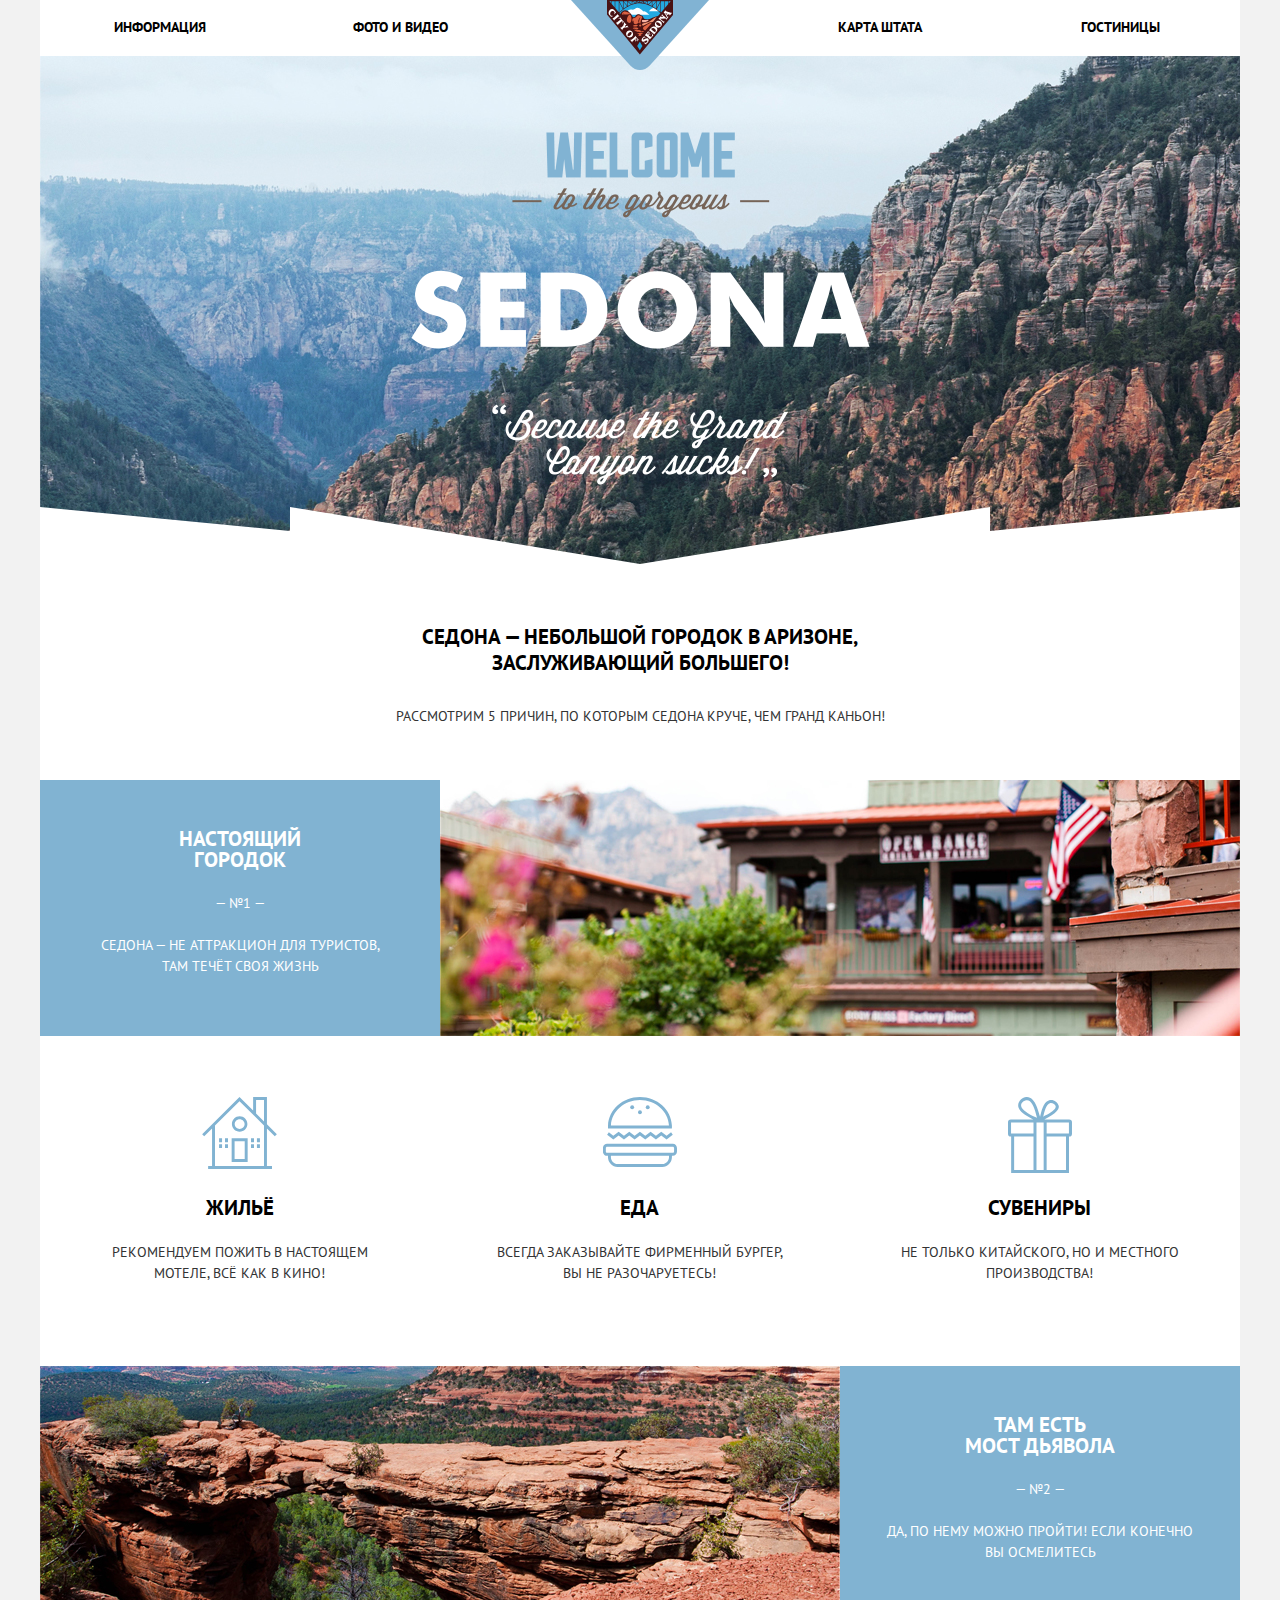
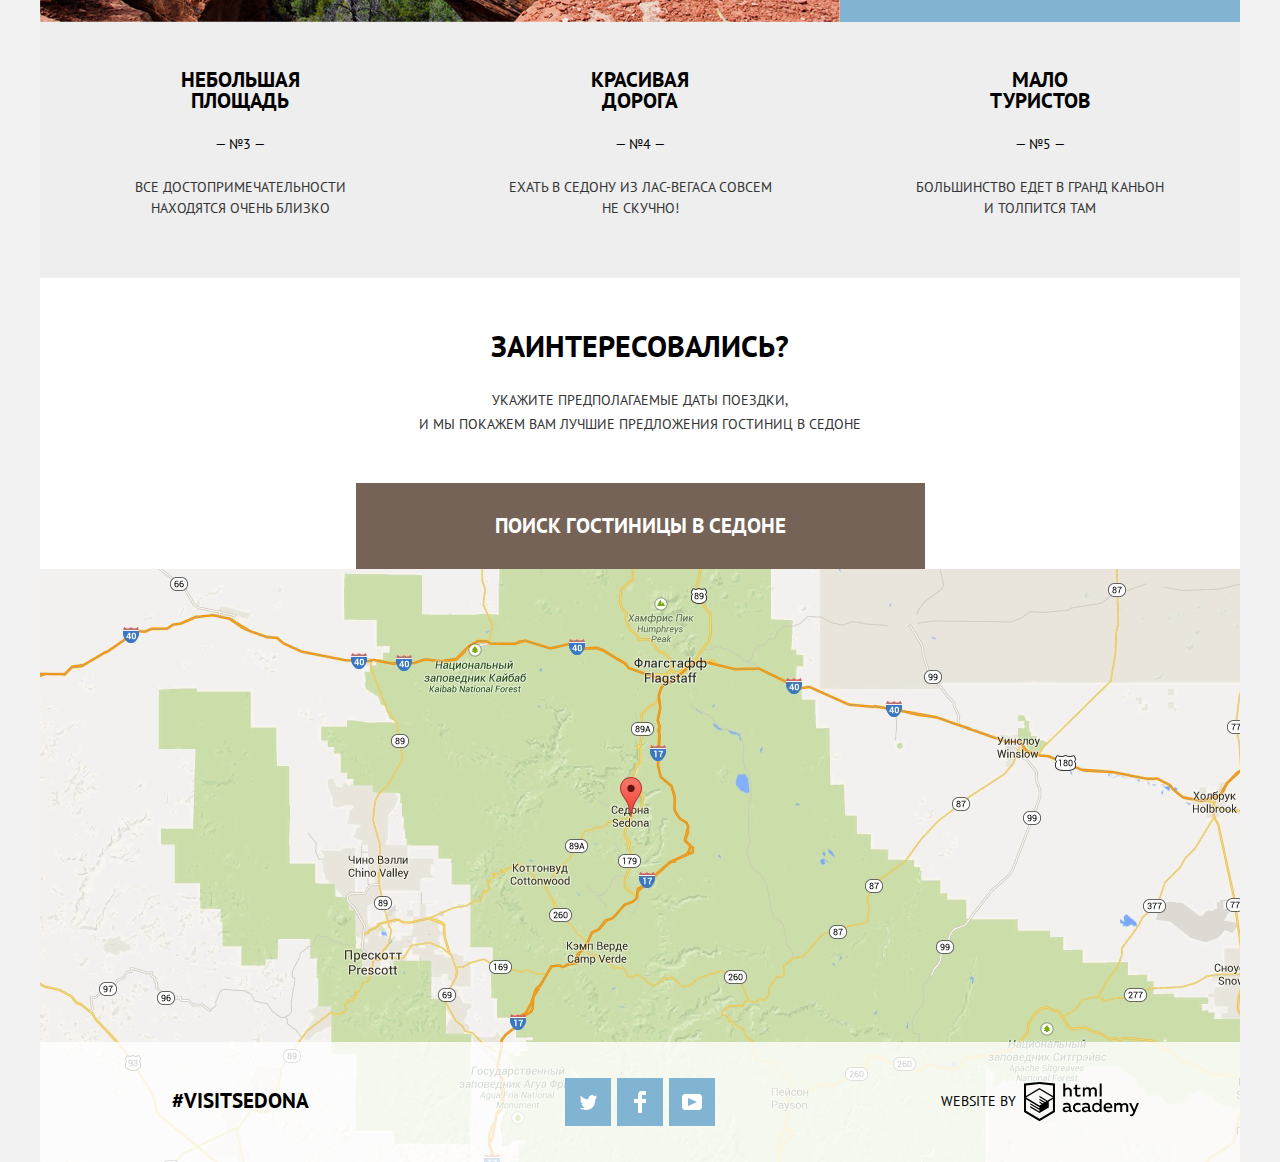
<file: index.html>
<!DOCTYPE html>
<html lang="ru">

<head>
  <meta charset="utf-8">
  <title>HTML Academy: Седона</title>
  <link href="https://fonts.googleapis.com/css?family=PT+Sans:400,700&display=swap" rel="stylesheet">
  <link rel="stylesheet" href="css/normalize.min.css">
  <link rel="stylesheet" href="css/style.min.css">
</head>

<body>
  <div class="container">
    <header class="header">
      <a class="main-link"><img class="logo-image" src="img/logo-sedona.svg" width="138" height="70" alt="Логотип Sedona"></a>
      <nav class="navigation" aria-label="Навигация по сайту">
        <ul class="nav-list">
          <li class="nav-item"><a class="nav-link" href="">Информация</a></li>
          <li class="nav-item"><a class="nav-link" href="">Фото и видео</a></li>
          <li class="nav-item"><a class="nav-link" href="">Карта штата</a></li>
          <li class="nav-item"><a class="nav-link" href="hotels.html">Гостиницы</a></li>
        </ul>
      </nav>
    </header>

    <main>
      <div class="welcome">
        <img class="welcome-image" src="img/welcome.png" width="459" height="353" alt="Добро пожаловать в Седону">
      </div>
      <section class="reasons">
        <h2 class="main-title">Седона — небольшой городок в Аризоне, заслуживающий большего!</h2>
        <p class="main-desc">Рассмотрим 5 причин, по которым Седона круче, чем гранд каньон!</p>
        <ol class="reasons-list">
          <li class="reason-item">
            <div class="reason-text">
              <h3 class="reason-title">Настоящий городок</h3>
              <p class="reason-desc">Седона — не аттракцион для туристов, там&nbsp;течёт своя жизнь</p>
            </div>
            <img class="reason-image" src="img/reason-image-1.jpg" width="800" height="256" alt="Фото города">
            <ul class="advantages-list">
              <li class="advantages-item advantages-item-1">
                <h3 class="advantage-title">Жильё</h3>
                <p class="advantage-desc">Рекомендуем пожить в настоящем мотеле,&nbsp;всё как в кино!</p>
              </li>
              <li class="advantages-item advantages-item-2">
                <h3 class="advantage-title">Еда</h3>
                <p class="advantage-desc">Всегда заказывайте фирменный бургер, вы&nbsp;не разочаруетесь!</p>
              </li>
              <li class="advantages-item advantages-item-3">
                <h3 class="advantage-title">Сувениры</h3>
                <p class="advantage-desc">Не только китайского, но и местного производства!</p>
              </li>
            </ul>
          </li>
          <li class="reason-item">
            <img class="reason-image" src="img/reason-image-2.jpg" width="800" height="256" alt="Фото моста дьявола">
            <div class="reason-text">
              <h3 class="reason-title">Там есть<br> мост дьявола</h3>
              <p class="reason-desc">Да, по нему можно пройти! Если конечно вы&nbsp;осмелитесь</p>
            </div>
          </li>
          <li class="reason-item reason-item-bottom">
            <h3 class="reason-title">Небольшая площадь</h3>
            <p class="reason-desc">Все достопримечательности находятся&nbsp;очень близко</p>
          </li>
          <li class="reason-item reason-item-bottom">
            <h3 class="reason-title">Красивая дорога</h3>
            <p class="reason-desc">Ехать в Седону из Лас-Вегаса совсем не&nbsp;скучно!</p>
          </li>
          <li class="reason-item reason-item-bottom">
            <h3 class="reason-title">Мало туристов</h3>
            <p class="reason-desc">Большинство едет в Гранд Каньон и&nbsp;толпится там</p>
          </li>
        </ol>
      </section>
      <section class="interesting">
       <h2 class="visually-hidden">Вызов формы поиска отелей</h2>
        <b class="interest-title">Заинтересовались?</b>
        <p class="interest-desc">Укажите предполагаемые даты поездки,<br> и мы покажем вам лучшие предложения гостиниц в седоне</p>
        <button class="interest-btn" type="button">Поиск гостиницы в седоне</button>
      </section>
      <section class="map">
       <h2 class="visually-hidden">Карта с формой поиска</h2>
        <form class="search-form" action="https://echo.htmlacademy.ru" method="post">
          <div class="date">
            <label class="lab-date" for="check-in">Дата заезда:</label>
            <input class="in-checkin" id="check-in" type="text" name="check-in" value="24 апреля 2017">
            <button class="calendar-btn" type="button"><svg class="calendar-image" xmlns="http://www.w3.org/2000/svg" width="21" height="22" viewBox="0 0 21 22"><path d="M19.251 2.025h-2.845V.648c0-.381-.294-.689-.656-.689-.363 0-.656.308-.656.689v1.377h-3.938V.648c0-.381-.294-.689-.655-.689-.363 0-.657.308-.657.689v1.377H5.906V.648c0-.381-.294-.689-.656-.689-.363 0-.657.308-.657.689v1.377H1.75C.784 2.025 0 2.847 0 3.862v16.302C0 21.179.784 22 1.75 22h17.501c.966 0 1.749-.821 1.749-1.836V3.862c0-1.015-.783-1.837-1.749-1.837zm.437 18.139a.448.448 0 0 1-.437.459H1.75a.45.45 0 0 1-.438-.459V3.862a.45.45 0 0 1 .438-.459h2.844v1.378c0 .381.294.689.657.689.362 0 .656-.308.656-.689V3.403h3.938v1.378c0 .381.294.689.657.689.361 0 .655-.308.655-.689V3.403h3.938v1.378c0 .381.293.689.656.689.362 0 .656-.308.656-.689V3.403h2.845c.241 0 .437.206.437.459v16.302z"/><path d="M4.594 8.225h2.625v2.066H4.594zM4.594 11.668h2.625v2.067H4.594zM4.594 15.112h2.625v2.066H4.594zM9.188 15.112h2.625v2.066H9.188zM9.188 11.668h2.625v2.067H9.188zM9.188 8.225h2.625v2.066H9.188zM13.781 15.112h2.625v2.066h-2.625zM13.781 11.668h2.625v2.067h-2.625zM13.781 8.225h2.625v2.066h-2.625z"/></svg></button>
          </div>
          <div class="date">
            <label class="lab-date" for="check-out">Дата заезда:</label>
            <input class="in-checkout" id="check-out" type="text" name="check-out" value="4 июля 2017">
            <button class="calendar-btn" type="button"><svg class="calendar-image" xmlns="http://www.w3.org/2000/svg" width="21" height="22" viewBox="0 0 21 22"><path d="M19.251 2.025h-2.845V.648c0-.381-.294-.689-.656-.689-.363 0-.656.308-.656.689v1.377h-3.938V.648c0-.381-.294-.689-.655-.689-.363 0-.657.308-.657.689v1.377H5.906V.648c0-.381-.294-.689-.656-.689-.363 0-.657.308-.657.689v1.377H1.75C.784 2.025 0 2.847 0 3.862v16.302C0 21.179.784 22 1.75 22h17.501c.966 0 1.749-.821 1.749-1.836V3.862c0-1.015-.783-1.837-1.749-1.837zm.437 18.139a.448.448 0 0 1-.437.459H1.75a.45.45 0 0 1-.438-.459V3.862a.45.45 0 0 1 .438-.459h2.844v1.378c0 .381.294.689.657.689.362 0 .656-.308.656-.689V3.403h3.938v1.378c0 .381.294.689.657.689.361 0 .655-.308.655-.689V3.403h3.938v1.378c0 .381.293.689.656.689.362 0 .656-.308.656-.689V3.403h2.845c.241 0 .437.206.437.459v16.302z"/><path d="M4.594 8.225h2.625v2.066H4.594zM4.594 11.668h2.625v2.067H4.594zM4.594 15.112h2.625v2.066H4.594zM9.188 15.112h2.625v2.066H9.188zM9.188 11.668h2.625v2.067H9.188zM9.188 8.225h2.625v2.066H9.188zM13.781 15.112h2.625v2.066h-2.625zM13.781 11.668h2.625v2.067h-2.625zM13.781 8.225h2.625v2.066h-2.625z"/></svg></button>
          </div>
          <div class="visiters-count">
            <label class="lab-adult" for="adult-count">Взрослые:</label>
            <button type="button" class="btn btn-minus">минус</button>
            <input class="in-adult" id="adult-count" type="text" name="adult-count" value="2">
            <button type="button" class="btn btn-plus">плюс</button>
            <label class="lab-child" for="child-count">Дети:</label>
            <button type="button" class="btn btn-minus">минус</button>
            <input class="in-child" id="child-count" type="text" name="child-count" value="0">
            <button type="button" class="btn btn-plus">плюс</button>
          </div>
          <button class="search-btn" type="submit">Найти</button>
        </form>
      </section>
    </main>

    <footer class="footer footer-index">
      <span class="hashtag">#VisitSedona</span>
      <ul class="social-list">
        <li class="social-item"><a class="social-btn" href="#"><img class="social-image" src="img/twitter.svg" alt="Твитер" width="17" height="15"></a></li>
        <li class="social-item"><a class="social-btn" href="#"><img class="social-image" src="img/fb-icon.svg" alt="Фэйсбук" width="12" height="22"></a></li>
        <li class="social-item"><a class="social-btn" href="#"><img class="social-image" src="img/youtube.svg" alt="Ютуб" width="20" height="16"></a></li>
      </ul>
      <div class="academy-wrap">
      <span class="websiteby">Website by</span>
        <a class="academy-btn" href="https://htmlacademy.ru/intensive/htmlcss"><svg id="Layer_1" data-name="Layer 1" xmlns="http://www.w3.org/2000/svg" viewBox="0 0 108.08 36.85"><title>logo-htmlacademy-small1</title><path d="M44.61,26.88a2,2,0,0,0,.55-0.1v1.33a3.25,3.25,0,0,1-1.18.21,1.67,1.67,0,0,1-1.67-1,4.84,4.84,0,0,1-3.14,1.08c-1.51,0-2.91-.83-2.91-2.55,0-2.13,2-2.79,3.71-2.79a11.08,11.08,0,0,1,2.17.25v-0.3c0-1-.76-1.77-2.19-1.77a7.42,7.42,0,0,0-3,.64v-1.7a10.21,10.21,0,0,1,3.19-.55c2.36,0,3.81,1.12,3.81,3.65v3a0.54,0.54,0,0,0,.49.59h0.17Zm-6.44-1.13A1.35,1.35,0,0,0,39.63,27h0.11a3.39,3.39,0,0,0,2.41-1V24.58a9.72,9.72,0,0,0-1.81-.21c-1,0-2.16.33-2.16,1.38h0Zm12.36-6.11a5,5,0,0,1,2.57.64V22a4.08,4.08,0,0,0-2.3-.7,2.75,2.75,0,1,0,0,5.49,5,5,0,0,0,2.43-.64v1.71a6.27,6.27,0,0,1-2.76.57A4.21,4.21,0,0,1,46,24.51q0-.21,0-0.41a4.32,4.32,0,0,1,4.18-4.46h0.38Zm12.17,7.24a2,2,0,0,0,.55-0.1v1.33a3.25,3.25,0,0,1-1.18.21,1.67,1.67,0,0,1-1.67-1,4.84,4.84,0,0,1-3.14,1.08c-1.51,0-2.91-.83-2.91-2.55,0-2.13,2-2.79,3.71-2.79a11.08,11.08,0,0,1,2.17.25v-0.3c0-1-.76-1.77-2.19-1.77a7.42,7.42,0,0,0-3,.64v-1.7a10.21,10.21,0,0,1,3.19-.55c2.36,0,3.81,1.12,3.81,3.65v3a0.54,0.54,0,0,0,.49.59h0.17Zm-6.44-1.13A1.35,1.35,0,0,0,57.73,27h0.11a3.39,3.39,0,0,0,2.41-1V24.58a9.72,9.72,0,0,0-1.81-.21c-1.06,0-2.16.33-2.16,1.38h0ZM73,16V28.2H71.35V26.88a3.88,3.88,0,0,1-3.19,1.54,4.4,4.4,0,0,1,0-8.78,3.81,3.81,0,0,1,3,1.3V16H73Zm-4.53,5.22a2.76,2.76,0,1,0,0,5.52A2.86,2.86,0,0,0,71.15,25V23A2.91,2.91,0,0,0,68.49,21.27ZM79,19.64c3.31,0,4.46,2.68,3.92,5.09H76.7c0.21,1.5,1.67,2.11,3.19,2.11a6.11,6.11,0,0,0,2.64-.59v1.6a7.14,7.14,0,0,1-3,.57C77,28.42,74.78,27,74.78,24a4.18,4.18,0,0,1,4-4.39H79Zm0.09,1.54a2.28,2.28,0,0,0-2.44,2.1v0.06H81.3A2,2,0,0,0,79.13,21.18Zm5.73,7V19.87h1.65v1a3.81,3.81,0,0,1,2.78-1.27A2.86,2.86,0,0,1,91.89,21a4.12,4.12,0,0,1,2.91-1.33A3.06,3.06,0,0,1,98,23V28.2h-1.9V23.05a1.59,1.59,0,0,0-1.42-1.75H94.42a2.8,2.8,0,0,0-2.07,1.12V28.2h-1.9V23.05A1.59,1.59,0,0,0,89,21.31H88.8a3,3,0,0,0-2.21,1.29v5.63H84.86Zm21.31-8.33h1.9l-3.91,9.46c-0.9,2.17-2.09,2.86-3.35,2.86a4.76,4.76,0,0,1-1.1-.14V30.46a2.86,2.86,0,0,0,.85.12c0.9,0,1.58-.64,2.07-1.9l0.17-.42-4-8.4h2l2.86,6.29ZM38.73,1.46V6.22a3.81,3.81,0,0,1,2.7-1.14,3.25,3.25,0,0,1,3.44,3.4v5.15H43V8.72a1.81,1.81,0,0,0-1.61-2h-0.3a2.93,2.93,0,0,0-2.32,1.39v5.52h-1.9V1.46h1.9ZM49.94,2.31v3h3V6.91h-3v3.81c0,1.1.5,1.46,1.58,1.46a4.49,4.49,0,0,0,1.69-.33v1.6A6.8,6.8,0,0,1,51,13.8a2.55,2.55,0,0,1-2.86-2.74V6.89H46.58V5.26h1.5V2.74Zm5.4,11.31V5.28H57v1A3.81,3.81,0,0,1,59.77,5a2.86,2.86,0,0,1,2.6,1.33A4.12,4.12,0,0,1,65.28,5,3.06,3.06,0,0,1,68.44,8.4v5.21h-1.9V8.46a1.59,1.59,0,0,0-1.42-1.75H64.89a2.8,2.8,0,0,0-2.07,1.12v5.78h-1.9V8.46A1.59,1.59,0,0,0,59.5,6.71H59.27A3,3,0,0,0,57.06,8v5.63H55.34ZM71.17,1.45H73V13.6H71.17V1.45ZM14.71,0H14.55L0,1.54V28.21l14.55,8.66,14.55-8.66V1.54Zm12.5,27.1L14.55,34.64,1.9,27.12V16.18l12.59,7.5V25L5.86,19.9v1.31l8.68,5.21v1.39L5.87,22.65V24l8.68,5.21,8.75-5.24V18.31L27.2,16V27.12Zm0-12.53-3.48,2-1.6,1L14.51,13v1.31L21,18.23H21l-0.14.09-1,.54-5.37-3.2V17l4.24,2.52-1,.67-3.2-1.9v1.31l2.1,1.24L14.5,22.1,2,14.65,14.51,7.11Zm0-1.32L14.49,5.76,1.91,13.25v-10L14.56,1.92,27.21,3.25v10h0Z" transform="translate(0 -0.02)"/></svg></a>
      </div>
    </footer>
  </div>
  <script src="js/script.min.js"></script>
</body>

</html>
</file>
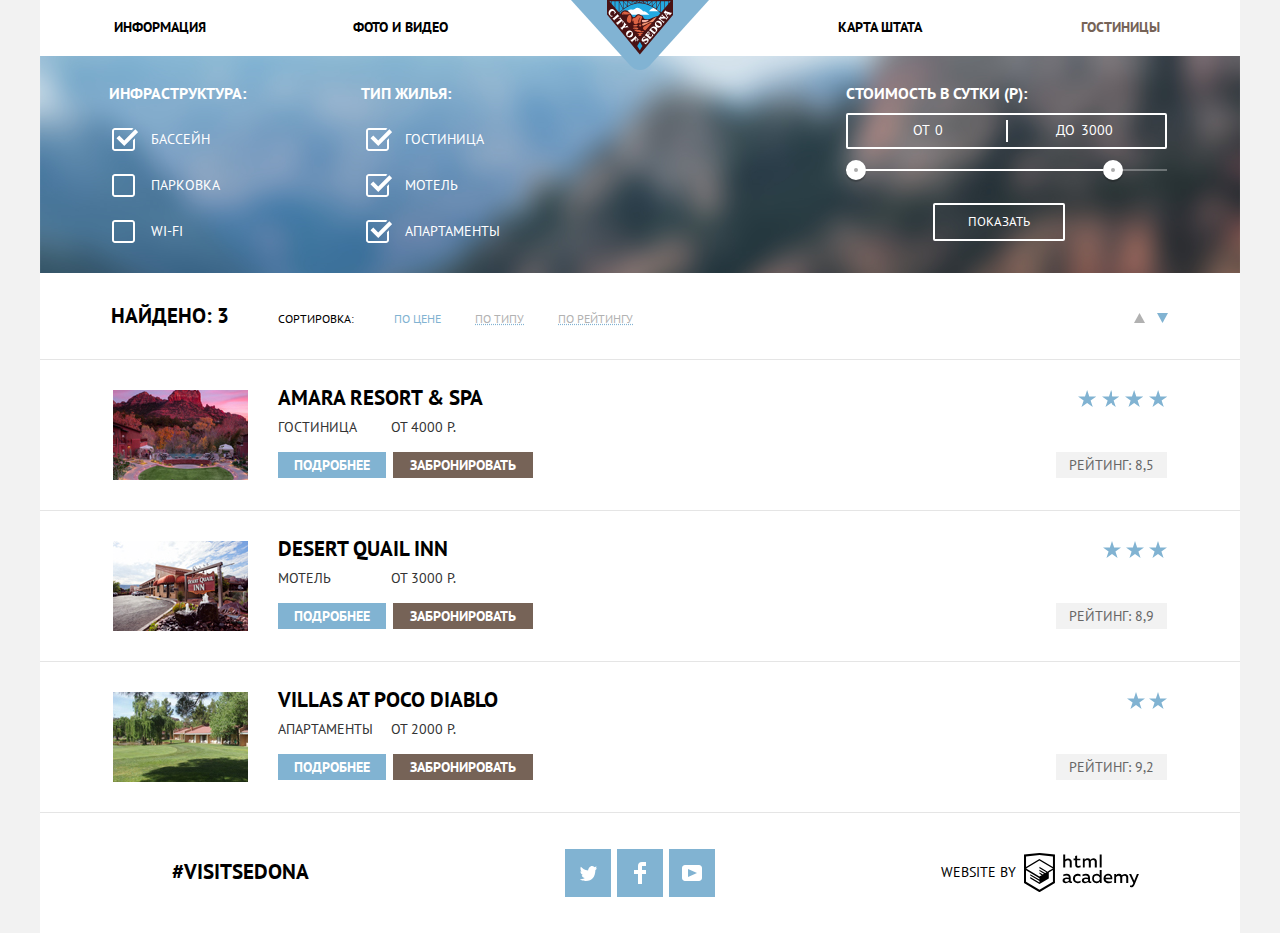
<file: hotels.html>
<!DOCTYPE html>
<html lang="ru">
<head>
  <meta charset="UTF-8">
  <title>Отели</title>
  <link href="https://fonts.googleapis.com/css?family=PT+Sans:400,700&display=swap" rel="stylesheet">
  <link rel="stylesheet" href="css/normalize.min.css">
  <link rel="stylesheet" href="css/style.min.css">
</head>

<body>
  <div class="container">
    <header class="header">
      <a class="main-link" href="index.html"><img class="logo-image" src="img/logo-sedona.svg" width="138" height="70" alt="Логотип Sedona"></a>
      <nav class="navigation" aria-label="Навигация по сайту">
        <ul class="nav-list">
          <li class="nav-item"><a class="nav-link" href="">Информация</a></li>
          <li class="nav-item"><a class="nav-link" href="">Фото и видео</a></li>
          <li class="nav-item"><a class="nav-link" href="">Карта штата</a></li>
          <li class="nav-item"><a class="nav-link nav-link-current">Гостиницы</a></li>
        </ul>
      </nav>
    </header>

    <main>
      <form class="filter-form" action="https://echo.htmlacademy.ru" method="post">
        <fieldset class="infrastructure">
          <legend class="infrastructure-title">Инфраструктура:</legend>
          <ul class="infrastructure-list">
            <li class="infrastructure-item">
              <input class="check" type="checkbox" name="pool" id="check-pool" checked>
              <label class="label lab-check" for="check-pool">Бассейн</label>
            </li>
            <li class="infrastructure-item">
              <input class="check" type="checkbox" name="parking" id="check-parking">
              <label class="label lab-check" for="check-parking">Парковка</label>
            </li>
            <li class="infrastructure-item">
              <input class="check" type="checkbox" name="Wi-Fi" id="check-wifi">
              <label class="label lab-check" for="check-wifi">Wi-Fi</label>
            </li>
          </ul>
        </fieldset>
        <fieldset class="housing">
          <legend class="housing-title">Тип жилья:</legend>
          <ul class="housing-list">
            <li class="housing-item">
              <input class="check" type="checkbox" name="hotel" id="check-hotel" checked>
              <label class="label lab-check" for="check-hotel">Гостиница</label>
            </li>
            <li class="housing-item">
              <input class="check" type="checkbox" name="motel" id="check-motel" checked>
              <label class="label lab-check" for="check-motel">Мотель</label>
            </li>
            <li class="housing-item">
              <input class="check" type="checkbox" name="apartments" id="check-apartments" checked>
              <label class="label lab-check" for="check-apartments">Апартаменты</label>
            </li>
          </ul>
        </fieldset>
        <div class="filter-range">
          <div class="filter-range-title">Стоимость в сутки (р):</div>
          <div class="price-controls">
            <label class="min-price">от <input type="text" name="min-price" value="0"></label>
            <label class="max-price">до <input type="text" name="max-price" value="3000"></label>
          </div>
          <div class="range-controls">
            <div class="scale">
              <div class="bar"></div>
            </div>
            <div class="range-toggle range-toggle-min"></div>
            <div class="range-toggle range-toggle-max"></div>
          </div>
          <button class="btn-transparent" type="submit">Показать</button>
        </div>
      </form>
      <div class="sort">
        <b class="sort-count">Найдено: 3</b>
        <b class="sort-title">Сортировка:</b>
        <ul class="sort-list">
          <li class="sort-item"><a class="sort-btn sort-btn-active">По цене</a></li>
          <li class="sort-item"><a class="sort-btn" href="">По типу</a></li>
          <li class="sort-item"><a class="sort-btn" href="">По рейтингу</a></li>
        </ul>
        <ul class="updown-list">
          <li class="updown-item"><a class="updown-btn"><svg xmlns="http://www.w3.org/2000/svg" width="11" height="10" viewBox="0 0 11 10">
                <path d="M5.5 0L0 10h11z" /></svg></a></li>
          <li class="updown-item"><a class="updown-btn updown-btn-current"><svg xmlns="http://www.w3.org/2000/svg" width="11" height="10" viewBox="0 0 11 10">
                <path d="M5.5 10L0 0h11" /></svg></a></li>
        </ul>
      </div>
      <ul class="hotels-list">
        <li class="hotels-item">
          <img class="hotel-image" src="img/amara.jpg" width="135" height="90" alt="">
          <div class="hotel-desc">
            <h3 class="hotel-title"><a class="hotel-link" href="">Amara resort &amp; spa</a></h3>
            <div class="hotel-info">
              <span class="hotel-type">Гостиница</span>
              <span class="hotel-price">от 4000 р.</span>
            </div>
            <div class="hotel-links">
              <a class="about-link" href="">Подробнее</a>
              <a class="book-link" href="">Забронировать</a>
            </div>
          </div>
          <div class="hotel-rating">
            <span class="stars-image stars-image-1"><span class="visually-hidden">Количество звезд</span></span>
            <span class="rating-text">Рейтинг: 8,5</span>
          </div>
        </li>
        <li class="hotels-item">
          <img class="hotel-image" src="img/desert.jpg" width="135" height="90" alt="">
          <div class="hotel-desc">
            <h3 class="hotel-title"><a class="hotel-link" href="">Desert quail inn</a></h3>
            <div class="hotel-info">
              <span class="hotel-type">Мотель</span>
              <span class="hotel-price">от 3000 р.</span>
            </div>
            <div class="hotel-links">
              <a class="about-link" href="">Подробнее</a>
              <a class="book-link" href="">Забронировать</a>
            </div>
          </div>
          <div class="hotel-rating">
            <span class="stars-image stars-image-2"><span class="visually-hidden">Количество звезд</span></span>
            <span class="rating-text">Рейтинг: 8,9</span>
          </div>
        </li>
        <li class="hotels-item">
          <img class="hotel-image" src="img/villas.jpg" width="135" height="90" alt="">
          <div class="hotel-desc">
            <h3 class="hotel-title"><a class="hotel-link" href="">Villas at poco diablo</a></h3>
            <div class="hotel-info">
              <span class="hotel-type">Апартаменты</span>
              <span class="hotel-price">от 2000 р.</span>
            </div>
            <div class="hotel-links">
              <a class="about-link" href="">Подробнее</a>
              <a class="book-link" href="">Забронировать</a>
            </div>
          </div>
          <div class="hotel-rating">
            <span class="stars-image stars-image-3"><span class="visually-hidden">Количество звезд</span></span>
            <span class="rating-text">Рейтинг: 9,2</span>
          </div>
        </li>
      </ul>
    </main>
    <footer class="footer">
      <span class="hashtag">#VisitSedona</span>
      <ul class="social-list">
        <li class="social-item"><a class="social-btn" href="#"><img class="social-image" src="img/twitter.svg" alt="Твитер" width="17" height="15"></a></li>
        <li class="social-item"><a class="social-btn" href="#"><img class="social-image" src="img/fb-icon.svg" alt="Фэйсбук" width="12" height="22"></a></li>
        <li class="social-item"><a class="social-btn" href="#"><img class="social-image" src="img/youtube.svg" alt="Ютуб" width="20" height="16"></a></li>
      </ul>
      <div class="academy-wrap">
        <span class="websiteby">Website by</span>
        <a class="academy-btn" href="https://htmlacademy.ru/intensive/htmlcss"><svg id="Layer_1" data-name="Layer 1" xmlns="http://www.w3.org/2000/svg" viewBox="0 0 108.08 36.85">
            <title>logo-htmlacademy-small1</title>
            <path d="M44.61,26.88a2,2,0,0,0,.55-0.1v1.33a3.25,3.25,0,0,1-1.18.21,1.67,1.67,0,0,1-1.67-1,4.84,4.84,0,0,1-3.14,1.08c-1.51,0-2.91-.83-2.91-2.55,0-2.13,2-2.79,3.71-2.79a11.08,11.08,0,0,1,2.17.25v-0.3c0-1-.76-1.77-2.19-1.77a7.42,7.42,0,0,0-3,.64v-1.7a10.21,10.21,0,0,1,3.19-.55c2.36,0,3.81,1.12,3.81,3.65v3a0.54,0.54,0,0,0,.49.59h0.17Zm-6.44-1.13A1.35,1.35,0,0,0,39.63,27h0.11a3.39,3.39,0,0,0,2.41-1V24.58a9.72,9.72,0,0,0-1.81-.21c-1,0-2.16.33-2.16,1.38h0Zm12.36-6.11a5,5,0,0,1,2.57.64V22a4.08,4.08,0,0,0-2.3-.7,2.75,2.75,0,1,0,0,5.49,5,5,0,0,0,2.43-.64v1.71a6.27,6.27,0,0,1-2.76.57A4.21,4.21,0,0,1,46,24.51q0-.21,0-0.41a4.32,4.32,0,0,1,4.18-4.46h0.38Zm12.17,7.24a2,2,0,0,0,.55-0.1v1.33a3.25,3.25,0,0,1-1.18.21,1.67,1.67,0,0,1-1.67-1,4.84,4.84,0,0,1-3.14,1.08c-1.51,0-2.91-.83-2.91-2.55,0-2.13,2-2.79,3.71-2.79a11.08,11.08,0,0,1,2.17.25v-0.3c0-1-.76-1.77-2.19-1.77a7.42,7.42,0,0,0-3,.64v-1.7a10.21,10.21,0,0,1,3.19-.55c2.36,0,3.81,1.12,3.81,3.65v3a0.54,0.54,0,0,0,.49.59h0.17Zm-6.44-1.13A1.35,1.35,0,0,0,57.73,27h0.11a3.39,3.39,0,0,0,2.41-1V24.58a9.72,9.72,0,0,0-1.81-.21c-1.06,0-2.16.33-2.16,1.38h0ZM73,16V28.2H71.35V26.88a3.88,3.88,0,0,1-3.19,1.54,4.4,4.4,0,0,1,0-8.78,3.81,3.81,0,0,1,3,1.3V16H73Zm-4.53,5.22a2.76,2.76,0,1,0,0,5.52A2.86,2.86,0,0,0,71.15,25V23A2.91,2.91,0,0,0,68.49,21.27ZM79,19.64c3.31,0,4.46,2.68,3.92,5.09H76.7c0.21,1.5,1.67,2.11,3.19,2.11a6.11,6.11,0,0,0,2.64-.59v1.6a7.14,7.14,0,0,1-3,.57C77,28.42,74.78,27,74.78,24a4.18,4.18,0,0,1,4-4.39H79Zm0.09,1.54a2.28,2.28,0,0,0-2.44,2.1v0.06H81.3A2,2,0,0,0,79.13,21.18Zm5.73,7V19.87h1.65v1a3.81,3.81,0,0,1,2.78-1.27A2.86,2.86,0,0,1,91.89,21a4.12,4.12,0,0,1,2.91-1.33A3.06,3.06,0,0,1,98,23V28.2h-1.9V23.05a1.59,1.59,0,0,0-1.42-1.75H94.42a2.8,2.8,0,0,0-2.07,1.12V28.2h-1.9V23.05A1.59,1.59,0,0,0,89,21.31H88.8a3,3,0,0,0-2.21,1.29v5.63H84.86Zm21.31-8.33h1.9l-3.91,9.46c-0.9,2.17-2.09,2.86-3.35,2.86a4.76,4.76,0,0,1-1.1-.14V30.46a2.86,2.86,0,0,0,.85.12c0.9,0,1.58-.64,2.07-1.9l0.17-.42-4-8.4h2l2.86,6.29ZM38.73,1.46V6.22a3.81,3.81,0,0,1,2.7-1.14,3.25,3.25,0,0,1,3.44,3.4v5.15H43V8.72a1.81,1.81,0,0,0-1.61-2h-0.3a2.93,2.93,0,0,0-2.32,1.39v5.52h-1.9V1.46h1.9ZM49.94,2.31v3h3V6.91h-3v3.81c0,1.1.5,1.46,1.58,1.46a4.49,4.49,0,0,0,1.69-.33v1.6A6.8,6.8,0,0,1,51,13.8a2.55,2.55,0,0,1-2.86-2.74V6.89H46.58V5.26h1.5V2.74Zm5.4,11.31V5.28H57v1A3.81,3.81,0,0,1,59.77,5a2.86,2.86,0,0,1,2.6,1.33A4.12,4.12,0,0,1,65.28,5,3.06,3.06,0,0,1,68.44,8.4v5.21h-1.9V8.46a1.59,1.59,0,0,0-1.42-1.75H64.89a2.8,2.8,0,0,0-2.07,1.12v5.78h-1.9V8.46A1.59,1.59,0,0,0,59.5,6.71H59.27A3,3,0,0,0,57.06,8v5.63H55.34ZM71.17,1.45H73V13.6H71.17V1.45ZM14.71,0H14.55L0,1.54V28.21l14.55,8.66,14.55-8.66V1.54Zm12.5,27.1L14.55,34.64,1.9,27.12V16.18l12.59,7.5V25L5.86,19.9v1.31l8.68,5.21v1.39L5.87,22.65V24l8.68,5.21,8.75-5.24V18.31L27.2,16V27.12Zm0-12.53-3.48,2-1.6,1L14.51,13v1.31L21,18.23H21l-0.14.09-1,.54-5.37-3.2V17l4.24,2.52-1,.67-3.2-1.9v1.31l2.1,1.24L14.5,22.1,2,14.65,14.51,7.11Zm0-1.32L14.49,5.76,1.91,13.25v-10L14.56,1.92,27.21,3.25v10h0Z" transform="translate(0 -0.02)" />
          </svg></a>
      </div>
    </footer>
  </div>
</body></html>
</file>
<file: css/style.min.css>
html{box-sizing:border-box}*,*::before,*::after{box-sizing:inherit}body{margin:0;padding:0;width:100%;font-family:'PT Sans','Arial',sans-serif;background-color:#f2f2f2;overflow-x:hidden}.visually-hidden{position:absolute;width:1px;height:1px;margin:-1px;padding:0;border:0;white-space:nowrap;-webkit-clip-path:inset(100%);clip-path:inset(100%);clip:rect(0 0 0 0);overflow:hidden}.container{width:1200px;margin:0 auto}.header{padding-top:14px;background-color:#fff;display:flex;position:relative}.navigation{width:100%;margin-bottom:16px}.nav-list{list-style:none;margin:0;padding:0;display:flex;flex-wrap:wrap}.nav-item{width:20%;display:flex;justify-content:center}.nav-item:nth-child(1){text-align:left}.nav-item:nth-child(2){margin-right:20%;text-align:left}.nav-item:nth-child(3){text-align:right}.nav-item:nth-child(4){text-align:right}.nav-link{font-size:14px;line-height:26px;font-weight:700;color:#000;text-decoration:none;text-transform:uppercase}.nav-link:hover{color:#81b3d2}.nav-link:active{color:rgba(0,0,0,.3)}.nav-item .nav-link-current{color:#766357}.main-link{position:absolute;left:50%;top:0;transform:translateX(-50%)}.welcome{margin-bottom:0;padding-top:76px;padding-bottom:79px;background-color:#0ff;background-image:url(../img/intro-mask.svg),url(../img/background-photo.jpg);background-size:1200px 59px,cover;background-repeat:no-repeat;background-position:center bottom -2px,center top -56px}.welcome-image{display:block;margin:0 auto}.reasons{margin-bottom:-15px;padding-top:60px;background-color:#fff}.main-title{width:510px;margin:0 auto;margin-bottom:27px;font-size:21px;line-height:26px;font-weight:700;color:#000;text-transform:uppercase;text-align:center}.main-desc{width:550px;text-align:center;margin:0 auto;margin-bottom:51px;font-size:14px;line-height:26px;color:#333;text-transform:uppercase}.reasons-list{list-style:none;padding:0;display:flex;flex-direction:row;flex-wrap:wrap;counter-reset:reason}.reason-item{width:100%;display:flex;flex-wrap:wrap;background-color:#81b3d2}.reason-text{width:400px;padding-top:48px;background-color:#81b3d2}.reason-title{width:215px;margin:0 auto;margin-bottom:21px;font-size:21px;line-height:21px;font-weight:700;color:#fff;text-transform:uppercase;text-align:center}.reason-title::after{display:block;font-size:14px;font-weight:400;margin-top:23px;counter-increment:reason;content:'— №'counter(reason) ' —'}.reason-desc{width:335px;margin:0 auto;font-size:14px;line-height:21px;font-weight:400;color:#fff;text-transform:uppercase;text-align:center;overflow-y:auto}.reason-image{width:800px}.reason-item-bottom{width:400px;padding-top:47px;background-color:#eee}.reason-item-bottom .reason-title{width:150px;margin:0 auto;margin-bottom:22px;font-size:21px;line-height:21px;font-weight:700;color:#000;text-transform:uppercase;text-align:center}.reason-item-bottom .reason-desc{width:305px;margin:0 auto;margin-bottom:58px;font-size:14px;line-height:21px;font-weight:400;color:#333;text-transform:uppercase;text-align:center}.advantages-list{width:100%;list-style:none;padding:0;display:flex;background-color:#fff}.advantages-item{width:33.33%;padding-top:140px}.advantages-item-1{background-image:url(../img/icon-1.svg);background-repeat:no-repeat;background-size:75px 72px;background-position:top 61px center}.advantages-item-2{background-image:url(../img/icon-3.svg);background-repeat:no-repeat;background-size:74px 70px;background-position:top 61px center}.advantages-item-3{background-image:url(../img/icon-2.svg);background-repeat:no-repeat;background-size:64px 76px;background-position:top 61px center}.advantage-title{margin-bottom:24px;font-size:21px;line-height:21px;font-weight:700;color:#000;text-transform:uppercase;text-align:center}.advantage-desc{width:325px;margin:0 auto;margin-bottom:82px;font-size:14px;line-height:21px;font-weight:400;color:#333;text-align:center;text-transform:uppercase}.interesting{padding-top:50px;background-color:#fff}.interest-title{display:block;margin:0;margin-bottom:24px;font-size:30px;line-height:36px;font-weight:700;color:#000;text-transform:uppercase;text-align:center}.interest-desc{margin:0;margin-bottom:47px;font-size:14px;line-height:24px;font-weight:400;color:#333;text-transform:uppercase;text-align:center}.interest-btn{width:569px;margin-left:316px;padding:30px 116px;font-size:21px;line-height:26px;font-weight:700;color:#fff;border:none;text-transform:uppercase;background-color:#766357;vertical-align:top}.interest-btn:hover{background-color:#604e43;cursor:pointer}.interest-btn:active{background-color:#503e33;color:rgba(255,255,255,.3)}@keyframes shake{0%,100%{transform:translateX(0)}10%,30%,50%,70%,90%{transform:translateX(10px)}20%,40%,60%,80%{transform:translateX(-10px)}}.search-form{width:570px;margin:0 auto;margin-bottom:78px;padding:56px;padding-left:57px;padding-right:55px;background-color:#fff;position:relative;top:0;transition:top ease 0.6s}.search-form-hidden{top:-86px;z-index:-1}.search-form-error{animation:shake 0.4s}.date{margin-bottom:29px;position:relative;display:flex;align-items:center}.visiters-count{margin-bottom:54px}.search-form label{font-size:14px;line-height:26px;font-weight:700;color:#000;text-transform:uppercase}.lab-date{margin-right:23px}.in-checkin,.in-checkout{flex-grow:1;padding-left:10px;padding-right:40px;height:38px}.in-checkin::-ms-clear,.in-checkout::-ms-clear{display:none}.calendar-btn{border:none;position:absolute;right:4px;top:6px;background-color:transparent;cursor:pointer}.calendar-btn:active{outline:none}.calendar-image{opacity:.3}.calendar-btn:hover .calendar-image{opacity:1}.calendar-btn:active .calendar-image{fill:#81b3d2}.visiters-count{display:flex;align-items:center}.lab-adult{margin-right:40px}.in-adult{margin-right:0;margin-left:0;width:38px;height:38px;text-align:center}.lab-child{margin-left:49px;margin-right:31px}.in-child{width:38px;height:38px;text-align:center}.btn{width:38px;height:38px;font-size:0;border:none;border-radius:0;padding:0;background-color:#f2f2f2;position:relative;cursor:pointer}.btn:active{outline:none}.btn::before,.btn::after{content:'';position:absolute;top:18px;left:14px;width:12px;height:3px;background-color:#a9a9a9}.btn:hover::before,.btn:hover::after{background-color:#000}.btn:active::before,.btn:active::after{background-color:#81b3d2;outline:none}.btn-plus::after{transform:rotate(90deg)}.search-form input[type="text"]{font-size:14px;line-height:26px;font-weight:700;color:#000;text-transform:uppercase;background-color:#f2f2f2;border:none;border:2px solid #f2f2f2}.search-form input[type="text"]:hover{background-color:#ebebeb}.search-form input[type="text"]:focus{background-color:#fff;outline:none}.search-btn{padding:15px 192px;font-size:21px;line-height:26px;font-weight:700;color:#fff;text-transform:uppercase;background-color:#81b3d2;border:none}.search-btn:hover{background-color:#669ec0;cursor:pointer}.search-btn:active{background-color:#5496bd;color:rgba(255,255,255,.3)}.map{min-height:593px;padding-bottom:119px;background-image:url(../img/map.png);background-repeat:no-repeat;background-size:1200px 593px;background-position:center top}.footer{display:flex;align-items:center;padding-top:36px;padding-bottom:30px;background-color:#fff}.footer-index{background-color:rgba(255,255,255,.8);margin-top:-120px}.hashtag{display:flex;margin-top:-9px;justify-content:center;width:400px;font-size:21px;line-height:26px;font-weight:700;color:#000;text-transform:uppercase}.social-list{width:400px;margin:0;padding:0;display:flex;flex-wrap:wrap;justify-content:center;list-style:none}.social-item{margin:0 3px 6px}.social-btn{background-color:#81b3d2;width:46px;height:48px;display:flex;justify-content:center;align-items:center}.social-btn:hover{background-color:#669ec0}.social-btn:active{background-color:#5496bd}.social-btn:active .social-image{opacity:.3}.academy-wrap{width:400px;margin-top:-6px;display:flex;justify-content:center}.websiteby{margin-top:6px;margin-right:8px;font-size:14px;line-height:26px;font-weight:400;color:#000;text-transform:uppercase}.academy-btn{width:115px;height:41px}.academy-btn:hover{fill:#81b3d2}.academy-btn:active{fill:#bdbbbc}.filter-form{display:flex;padding-top:27px;padding-left:67px;padding-right:73px;padding-bottom:7px;background-image:url(../img/filter-background.png);background-repeat:no-repeat;background-size:1200px 562px}.infrastructure{border:none;padding:0;margin-right:113px}.infrastructure-title{font-size:16px;line-height:21px;font-weight:700;color:#fff;text-transform:uppercase;margin-bottom:24px}.infrastructure-list{list-style:none;padding:0;padding-left:42px;margin:0}.infrastructure-item{margin-bottom:24px}.check{opacity:0;position:absolute;width:1px;height:1px}.lab-check{font-size:14px;line-height:21px;font-weight:400;color:#fff;text-transform:uppercase;position:relative}.lab-check::before{content:'';width:26px;height:25px;position:absolute;left:-39px;background-image:url(../img/checkbox-off.svg);background-repeat:no-repeat;cursor:pointer}.check:checked + .lab-check::before{background-image:url(../img/checkbox-on.svg)}.check:disabled + .lab-check::before{opacity:.1}.check:focus + .lab-check{text-decoration:underline}.housing{border:none;padding:0;margin-right:346px}.housing-title{font-size:16px;line-height:21px;font-weight:700;color:#fff;text-transform:uppercase;margin-bottom:24px}.housing-list{list-style:none;padding:0;padding-left:44px;margin:0}.housing-item{margin-bottom:24px}.filter-range{width:330px;color:#fff;text-transform:uppercase}.filter-range-title{margin-bottom:9px;font-weight:600;font-size:16px;line-height:21px}.price-controls{position:relative;height:36px;margin-bottom:20px;font-size:0;border:2px solid #fff;border-radius:2px;padding-left:28px}.price-controls::after{content:'';position:absolute;top:50%;left:50%;width:2px;height:22px;background:#fff;transform:translate(-50%,-50%)}.price-controls label{display:inline-block;font-size:14px;line-height:28px;vertical-align:top;cursor:pointer;text-align:center}.price-controls .min-price,.price-controls .max-price{width:50%}.price-controls input{width:50px;margin:0;color:inherit;font:inherit;background:none;border:none}.range-controls{position:relative;margin-bottom:32px}.range-controls .scale{height:2px;background:rgba(255,255,255,.3)}.range-controls .bar{width:80%;height:2px;background:#fff}.range-toggle{position:absolute;top:-9px;width:20px;height:20px;background:#ababab;border:8px solid #fff;border-radius:50%;box-shadow:0 2px 1px 0 rgba(0,1,1,.2);cursor:pointer}.range-toggle:hover{width:22px;height:22px;border-width:9px}.range-toggle-min{left:0}.range-toggle-max{left:80%}.btn-transparent{display:block;margin-left:87px;padding:7px 33px;font-size:13px;line-height:20px;color:#fff;text-transform:uppercase;background:transparent;border:2px solid #fff;border-radius:2px;cursor:pointer}.btn-transparent:hover{color:#000;background:#fff}.sort{display:flex;align-items:baseline;padding-top:18px;padding-left:71px;padding-bottom:15px;border-bottom:1px solid #e5e5e5;background-color:#fff}.sort-count{margin-right:49px;font-size:21px;line-height:26px;font-weight:700;color:#000;text-transform:uppercase}.sort-title{margin-right:40px;font-size:12px;line-height:18px;font-weight:400;color:#000;text-transform:uppercase}.sort-list{list-style:none;display:flex;padding:0;margin-right:501px}.sort-item{margin-right:34px}.sort-item:last-child{margin-right:0}.sort-btn{font-size:12px;line-height:18px;font-weight:400;color:#b2b2b2;text-transform:uppercase;text-decoration:underline;text-decoration-style:dotted;text-decoration-color:#81b3d2}.sort-btn:hover{color:#81b3d2}.sort-btn:active{color:#000;text-decoration:none}.sort-btn-active{color:#81b3d2;text-decoration:none}.updown-list{display:flex;list-style:none;padding:0;margin:0;width:34px;justify-content:space-between}.updown-btn{width:11px;height:10px;display:block;opacity:.3}.updown-btn:hover{opacity:1;cursor:pointer}.updown-btn:active,.updown-btn-current{fill:#81b3d2;opacity:1}.hotels-list{list-style:none;padding:0;margin:0;background-color:#fff}.hotels-item{width:100%;padding:30px 73px;display:flex;border-bottom:1px solid #e5e5e5}.hotel-image{margin-right:30px}.hotel-desc{max-width:500px}.hotel-title{margin:0;margin-top:-5px;margin-bottom:6px}.hotel-link{font-size:21px;line-height:26px;font-weight:700;color:#000;text-transform:uppercase;text-decoration:none}.hotel-link:hover{color:#81b3d2}.hotel-link:active{color:rgba(0,0,0,.3)}.hotel-info{margin-bottom:16px;display:flex}.hotel-type{font-size:14px;line-height:21px;font-weight:400;color:#333;text-transform:uppercase}.hotel-price{margin-right:77px;margin-left:auto;font-size:14px;line-height:21px;font-weight:400;color:#333;text-transform:uppercase}.about-link{padding:4px 16px;margin-right:3px;font-size:14px;line-height:21px;font-weight:700;color:#fff;text-transform:uppercase;text-decoration:none;background-color:#81b3d2}.about-link:hover{background-color:#669ec0}.about-link:active{background-color:#5496bd;color:rgba(255,255,255,.3)}.book-link{padding:4px 17px;font-size:14px;line-height:21px;font-weight:700;color:#fff;text-transform:uppercase;text-decoration:none;background-color:#766357}.book-link:hover{background-color:#604e43}.book-link:active{background-color:#503e33;color:rgba(255,255,255,.3)}.hotel-rating{margin-right:0;margin-left:auto}.stars-image{background-image:url(../img/star.svg);margin-bottom:47px;margin-left:auto;background-image:url(../img/star.svg);background-position-x:right;background-repeat:space;background-size:18px;display:block;height:17px}.stars-image-1{width:89px}.stars-image-2{width:64px}.stars-image-3{width:40px}.rating-text{padding:4px 13px;font-size:14px;line-height:21px;font-weight:400;color:#666;text-transform:uppercase;background-color:#f2f2f2}
</file>
